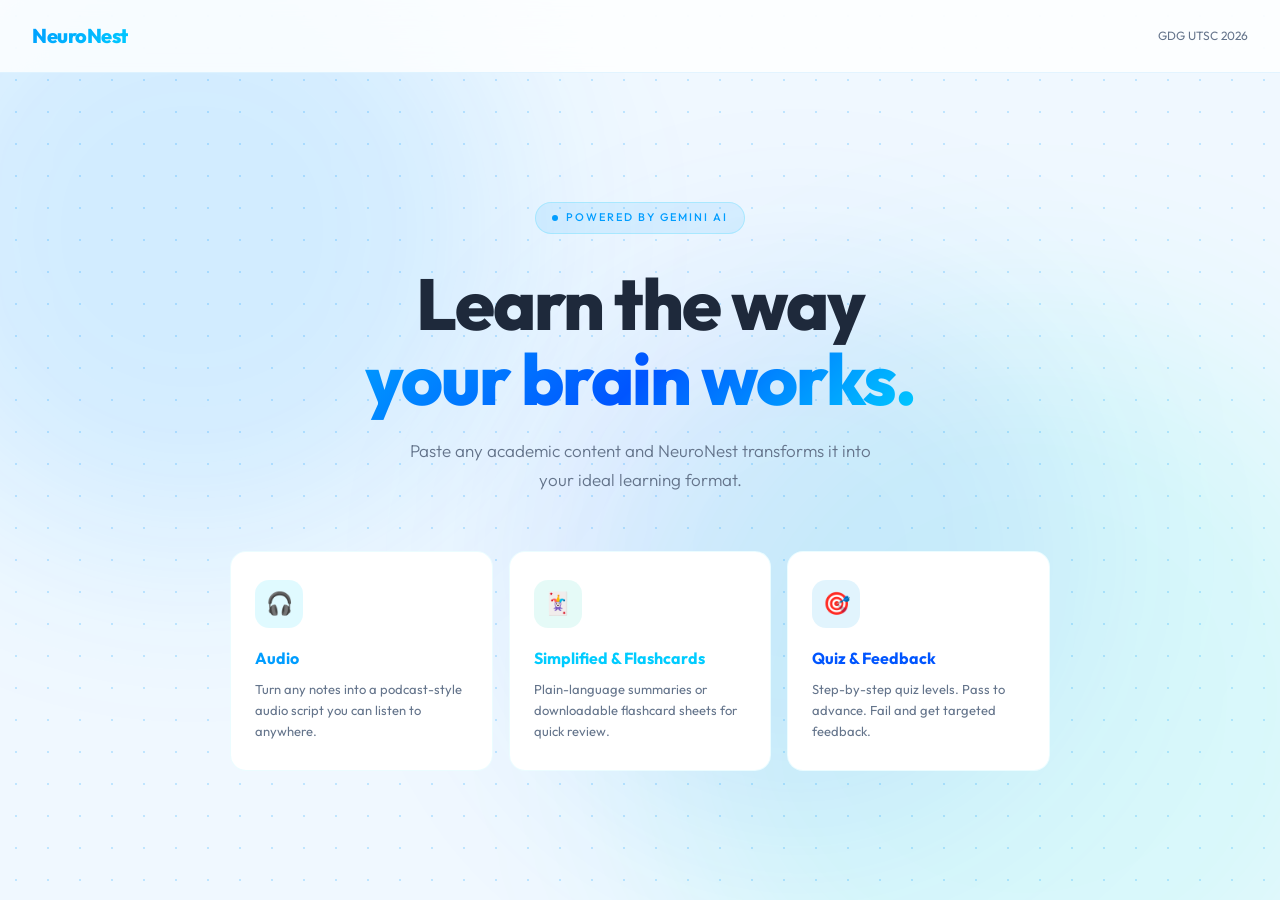
<file: index.html>
<!DOCTYPE html>
<html lang="en">

<head>
  <meta charset="UTF-8" />
  <meta name="viewport" content="width=device-width, initial-scale=1.0" />
  <title>NeuroNest — Adaptive Learning</title>
  <link
    href="https://fonts.googleapis.com/css2?family=Outfit:wght@300;400;500;600;700;800&family=DM+Mono:wght@400;500&display=swap"
    rel="stylesheet" />
  <link rel="stylesheet" href="style.css" />
</head>

<body>
  <div class="bg-grid"></div>
  <div class="bg-glow bg-glow-1"></div>
  <div class="bg-glow bg-glow-2"></div>
  <div class="bg-glow bg-glow-3"></div>
  <div id="app">
    <!-- SCREEN 1: HOME -->
    <div class="screen active" id="s-home">
      <div class="topbar">
        <div class="wordmark">NeuroNest</div>
        <div style="font-size:12px;color:var(--muted)">GDG UTSC 2026</div>
      </div>
      <div class="hero">
        <div class="hero-badge">Powered by Gemini AI</div>
        <h1>Learn the way<br /><span class="grad">your brain works.</span></h1>
        <p class="hero-sub">Paste any academic content and NeuroNest transforms it into your ideal learning format.</p>
        <div class="mode-grid">
          <div class="mode-card audio" onclick="goTo('s-audio')">
            <div class="mode-icon">🎧</div>
            <div class="mode-name">Audio</div>
            <div class="mode-desc">Turn any notes into a podcast-style audio script you can listen to anywhere.</div>
            <div class="mode-arrow">→</div>
          </div>
          <div class="mode-card cards" onclick="goTo('s-cards')">
            <div class="mode-icon">🃏</div>
            <div class="mode-name">Simplified & Flashcards</div>
            <div class="mode-desc">Plain-language summaries or downloadable flashcard sheets for quick review.</div>
            <div class="mode-arrow">→</div>
          </div>
          <div class="mode-card quiz" onclick="goTo('s-quiz')">
            <div class="mode-icon">🎯</div>
            <div class="mode-name">Quiz & Feedback</div>
            <div class="mode-desc">Step-by-step quiz levels. Pass to advance. Fail and get targeted feedback.</div>
            <div class="mode-arrow">→</div>
          </div>
        </div>
      </div>
    </div>

    <!-- SCREEN 2: AUDIO -->
    <div class="screen" id="s-audio">
      <div class="topbar">
        <div class="wordmark">NeuroNest</div>
        <button class="back-btn" onclick="goTo('s-home')">← Back</button>
      </div>
      <div class="page-hero">
        <span class="page-tag">🎧 Audio Mode</span>
        <div class="page-title">Listen to your notes</div>
        <div class="page-sub">Turn any content into a clear, spoken audio script.</div>
      </div>
      <div class="content">
        <div id="audio-input-choice">
          <div class="section-title">How do you want to provide your content?</div>
          <div class="input-options">
            <div class="input-opt" onclick="showAudioInput('text')">
              <span class="io-icon">📝</span>
              <div class="io-name">Type or Paste Text</div>
              <div class="io-desc">Paste notes, excerpts, or any text content</div>
            </div>
            <div class="input-opt" onclick="showAudioInput('audio')">
              <span class="io-icon">🎤</span>
              <div class="io-name">Upload Audio</div>
              <div class="io-desc">Upload a lecture recording — we'll transcribe it first</div>
            </div>
            <div class="input-opt" onclick="showAudioInput('image')">
              <span class="io-icon">🖼️</span>
              <div class="io-name">Upload Image</div>
              <div class="io-desc">Photo of handwritten notes or a textbook page — we'll read it</div>
            </div>
          </div>
        </div>
        <div id="audio-style-choice" style="display:none">
          <div class="section-title">What style of audio do you want?</div>
          <div class="choice-grid">
            <button class="choice-btn" onclick="selectAudioStyle('normal')">
              <span class="cb-icon">🗣️</span>
              <div class="cb-name">Normal</div>
              <div class="cb-desc">Clear, straightforward explanation — easy to follow</div>
            </button>
            <button class="choice-btn" onclick="selectAudioStyle('podcast')">
              <span class="cb-icon">🎙️</span>
              <div class="cb-name">Podcast</div>
              <div class="cb-desc">Engaging, conversational — like a real podcast episode</div>
            </button>
          </div>
          <div style="margin-top:12px">
            <button class="btn btn-outline btn-sm" onclick="hideEl('audio-style-choice');showEl('audio-input-choice')">← Change input</button>
          </div>
        </div>
        <div id="audio-text-input" style="display:none">
          <div class="card">
            <div class="card-head"><span class="card-icon">📝</span><span class="card-label">Your Notes</span></div>
            <div class="card-body">
              <textarea id="audio-text" placeholder="Paste your notes or academic content here…"
                oninput="countChars('audio-text','audio-char')"></textarea>
              <div class="char-row">
                <span class="char-count" id="audio-char">0 characters</span>
                <div style="display:flex;gap:8px">
                  <button class="btn btn-outline btn-sm"
                    onclick="showEl('audio-style-choice');hideEl('audio-text-input')">← Change</button>
                  <button class="btn btn-cyan btn-sm" onclick="processAudioText()">Generate Script →</button>
                </div>
              </div>
            </div>
          </div>
        </div>
        <div id="audio-upload-input" style="display:none">
          <div class="card">
            <div class="card-head"><span class="card-icon">🎤</span><span class="card-label">Upload Recording</span>
            </div>
            <div class="card-body">
              <div class="upload-zone" onclick="document.getElementById('audio-file').click()">
                <span class="uz-icon">🎵</span>
                <p><strong>Click to upload</strong> your lecture recording</p>
                <p style="margin-top:6px;font-size:11px">MP3, WAV, M4A supported</p>
                <input type="file" id="audio-file" accept="audio/*" onchange="handleAudioFile(this)" />
              </div>
              <div id="audio-transcribed" style="display:none;margin-top:16px">
                <div class="section-title">Transcribed text</div>
                <div class="transcript-box" id="audio-transcript-box"></div>
                <button class="btn btn-cyan btn-full" onclick="processAudioTranscript()">Continue with this transcript
                  →</button>
              </div>
              <div style="margin-top:12px">
                <button class="btn btn-outline btn-sm"
                  onclick="showEl('audio-style-choice');hideEl('audio-upload-input')">← Change</button>
              </div>
            </div>
          </div>
        </div>
        <div id="audio-image-input" style="display:none">
          <div class="card">
            <div class="card-head"><span class="card-icon">🖼️</span><span class="card-label">Upload Image</span></div>
            <div class="card-body">
              <div class="upload-zone" onclick="document.getElementById('audio-img-file').click()">
                <span class="uz-icon">🖼️</span>
                <p><strong>Click to upload</strong> a photo of your notes</p>
                <p style="margin-top:6px;font-size:11px">JPG, PNG, WEBP supported</p>
                <input type="file" id="audio-img-file" accept="image/*" onchange="handleAudioImageFile(this)" />
              </div>
              <div id="audio-image-extracted" style="display:none;margin-top:16px">
                <div class="section-title">Extracted text</div>
                <div class="transcript-box" id="audio-image-text-box"></div>
                <button class="btn btn-cyan btn-full" onclick="processAudioImageText()">Continue with this text →</button>
              </div>
              <div style="margin-top:12px">
                <button class="btn btn-outline btn-sm" onclick="showEl('audio-style-choice');hideEl('audio-image-input')">← Change</button>
              </div>
            </div>
          </div>
        </div>
        <div class="loading" id="audio-loading">
          <div class="loading-dots"><span></span><span></span><span></span></div>
          <p id="audio-loading-msg">Writing your audio script…</p>
        </div>
        <div id="audio-result" style="display:none">
          <div class="card">
            <div class="card-head"><span class="card-icon">▶️</span><span class="card-label">Your Audio Script</span>
            </div>
            <div class="card-body">
              <div style="background:var(--surface2);border-radius:var(--rs);padding:18px;margin-bottom:16px">
                <div id="waveform" style="display:flex;align-items:center;gap:3px;height:36px;margin-bottom:12px"></div>
                <div style="display:flex;align-items:center;gap:12px;width:100%">
                  <button id="play-btn" onclick="togglePlay()"
                    style="width:38px;height:38px;border-radius:50%;border:none;background:var(--cyan);color:#ffffff;font-size:14px;cursor:pointer;display:flex;align-items:center;justify-content:center;flex-shrink:0">▶</button>
                  <div style="font-size:12px;color:var(--muted)">
                    <div style="font-weight:600;color:var(--text);margin-bottom:2px">Audio Script Ready</div>
                    <div id="audio-duration">Podcast style</div>
                  </div>
                  <div style="margin-left:auto">
                    <select id="audio-speed" onchange="changeSpeed()"
                      style="background:var(--surface2);border:1.5px solid rgba(0,157,255,0.15);border-radius:var(--rs);color:var(--text);font-family:var(--font);font-size:12px;padding:4px 8px;outline:none;cursor:pointer">
                      <option value="0.8">0.8x Speed</option>
                      <option value="1" selected>1.0x Normal</option>
                      <option value="1.2">1.2x Fast</option>
                      <option value="1.5">1.5x Faster</option>
                    </select>
                  </div>
                </div>
              </div>
              <div class="simplified-content" id="audio-script-box"></div>
              <div class="btn-row">
                <button class="btn btn-outline" onclick="resetAudio()">← New content</button>
                <button class="btn btn-cyan" onclick="copyScript()">📋 Copy script</button>
                <button class="btn btn-cyan" onclick="downloadScript()">⬇ Download text</button>
                <button class="btn btn-cyan" id="download-audio-btn" onclick="downloadAudio()">🔊 Download MP3</button>
              </div>
            </div>
          </div>
        </div>
      </div>
    </div>

    <!-- SCREEN 3: SIMPLIFIED + FLASHCARDS -->
    <div class="screen" id="s-cards">
      <div class="topbar">
        <div class="wordmark">NeuroNest</div>
        <button class="back-btn" onclick="goTo('s-home')">← Back</button>
      </div>
      <div class="page-hero">
        <span class="page-tag">🃏 Simplified & Flashcards</span>
        <div class="page-title">Make it click</div>
        <div class="page-sub">Simplify complex content or turn it into downloadable flashcards.</div>
      </div>
      <div class="content">
        <div id="cards-input-area">
          <div class="card">
            <div class="card-head"><span class="card-icon">📄</span><span class="card-label">Your Content</span></div>
            <div class="card-body">
              <div class="image-upload-bar">
                <span>Have a photo of your notes?</span>
                <button class="img-upload-btn" onclick="document.getElementById('cards-img-file').click()">🖼️ <span id="cards-img-lbl">Upload Image</span></button>
                <input type="file" id="cards-img-file" accept="image/*" style="display:none" onchange="fillFromImage(this,'cards-text','cards-char','cards-img-lbl')">
              </div>
              <textarea id="cards-text" placeholder="Paste your notes, textbook excerpt, or any academic content…"
                oninput="countChars('cards-text','cards-char')"></textarea>
              <div class="char-row"><span class="char-count" id="cards-char">0 characters</span></div>
            </div>
          </div>
          <div class="section-title">What do you want?</div>
          <div class="choice-grid">
            <button class="choice-btn" onclick="processCards('simplify')">
              <span class="cb-icon">🔍</span>
              <div class="cb-name">Simplify it</div>
              <div class="cb-desc">Plain-language rewrite that keeps all technical accuracy</div>
            </button>
            <button class="choice-btn" onclick="processCards('flashcards')">
              <span class="cb-icon">🃏</span>
              <div class="cb-name">Make Flashcards</div>
              <div class="cb-desc">Key terms + definitions, downloadable as an image</div>
            </button>
            <button class="choice-btn" onclick="processCards('explain')">
              <span class="cb-icon">💡</span>
              <div class="cb-name">Explain it to me</div>
              <div class="cb-desc">Step-by-step breakdown with real-world analogies</div>
            </button>
            <button class="choice-btn" onclick="processCards('both')">
              <span class="cb-icon">⚡</span>
              <div class="cb-name">All of the above</div>
              <div class="cb-desc">Simplified text + flashcards in one go</div>
            </button>
          </div>
          <div class="err" id="cards-err"></div>
        </div>
        <div class="loading" id="cards-loading">
          <div class="loading-dots"><span></span><span></span><span></span></div>
          <p id="cards-loading-msg">Processing your content…</p>
        </div>
        <div id="cards-simplified-result" style="display:none">
          <div class="card">
            <div class="card-head"><span class="card-icon">🔍</span><span class="card-label">Simplified Content</span>
            </div>
            <div class="card-body">
              <div class="simplified-content" id="simplified-text-box"></div>
              <div class="btn-row">
                <button class="btn btn-outline" onclick="resetCards()">← New content</button>
                <button class="btn btn-teal" onclick="copySimplified()">📋 Copy text</button>
              </div>
            </div>
          </div>
        </div>
        <div id="cards-flashcards-result" style="display:none">
          <div class="section-title">Your Flashcards</div>
          <div class="flashcard-grid" id="flashcard-grid"></div>
          <div class="btn-row">
            <button class="btn btn-outline" onclick="resetCards()">← New content</button>
            <button class="btn btn-teal" onclick="downloadFlashcards()">⬇ Download as Image</button>
          </div>
        </div>
      </div>
    </div>

    <!-- SCREEN 4: QUIZ -->
    <div class="screen" id="s-quiz">
      <div class="topbar">
        <div class="wordmark">NeuroNest</div>
        <button class="back-btn" onclick="goTo('s-home')">← Back</button>
      </div>
      <div class="page-hero">
        <span class="page-tag">🎯 Quiz & Feedback</span>
        <div class="page-title">Level up your knowledge</div>
        <div class="page-sub">3 progressive levels. Pass to advance, fail and get revision feedback.</div>
      </div>
      <div class="content">
        <div id="quiz-input-area">
          <div class="card">
            <div class="card-head"><span class="card-icon">📄</span><span class="card-label">Your Study Material</span>
            </div>
            <div class="card-body">
              <div class="image-upload-bar">
                <span>Have a photo of your notes?</span>
                <button class="img-upload-btn" onclick="document.getElementById('quiz-img-file').click()">🖼️ <span id="quiz-img-lbl">Upload Image</span></button>
                <input type="file" id="quiz-img-file" accept="image/*" style="display:none" onchange="fillFromImage(this,'quiz-text','quiz-char','quiz-img-lbl')">
              </div>
              <textarea id="quiz-text" placeholder="Paste your notes or study material to generate a 3-level quiz…"
                oninput="countChars('quiz-text','quiz-char')"></textarea>
              <div class="char-row">
                <span class="char-count" id="quiz-char">0 characters</span>
                <button class="btn btn-cyan btn-sm" onclick="generateQuiz()">Generate Quiz →</button>
              </div>
              <div class="err" id="quiz-err"></div>
            </div>
          </div>
          <div class="hint">Level 1 = basic recall &nbsp;·&nbsp; Level 2 = understanding &nbsp;·&nbsp; Level 3 =
            application. Pass each level to unlock the next.</div>
        </div>
        <div class="loading" id="quiz-loading">
          <div class="loading-dots"><span></span><span></span><span></span></div>
          <p>Building your quiz levels…</p>
        </div>
        <div id="quiz-game" style="display:none">
          <div class="quiz-progress">
            <div class="qp-top">
              <span class="qp-label" id="quiz-level-label">Level 1</span>
              <span class="qp-score" id="quiz-score-label">0 / 0</span>
            </div>
            <div class="qp-bar">
              <div class="qp-fill" id="quiz-progress-fill" style="width:0%"></div>
            </div>
          </div>
          <div id="quiz-question-area"></div>
        </div>
        <div id="quiz-level-result" style="display:none">
          <div class="result-box">
            <span class="result-emoji" id="quiz-result-emoji">🎉</span>
            <div class="result-title" id="quiz-result-title">Level Complete!</div>
            <div class="result-sub" id="quiz-result-sub"></div>
            <div class="result-score" id="quiz-result-score"></div>
            <div style="display:flex;gap:12px;justify-content:center;flex-wrap:wrap;margin-top:8px">
              <button class="btn btn-outline" id="quiz-simplify-btn" onclick="goToSimplified()" style="display:none">📚
                Study Simplified Notes</button>
              <button class="btn btn-outline" id="quiz-retry-btn" onclick="retryLevel()" style="display:none">↩ Generate
                & Retry</button>
              <button class="btn btn-cyan" id="quiz-next-btn" onclick="nextLevel()">Next Level →</button>
            </div>
          </div>
          <div id="quiz-feedback-card" style="display:none">
            <div class="card" style="margin-top:16px">
              <div class="card-head"><span class="card-icon">📚</span><span class="card-label">What to revise</span>
              </div>
              <div class="card-body">
                <div class="simplified-content" id="quiz-feedback-text" style="max-height:none"></div>
              </div>
            </div>
          </div>
        </div>
        <div id="quiz-final" style="display:none">
          <div class="result-box">
            <span class="result-emoji">🏆</span>
            <div class="result-title pass">Quiz Complete!</div>
            <div class="result-sub">You made it through all 3 levels.</div>
            <div class="result-score" id="quiz-final-score"></div>
            <button class="btn btn-cyan" onclick="resetQuiz()">🔄 Try new content</button>
          </div>
        </div>
      </div>
    </div>

  </div>
  <script src="config.js"></script>
  <script src="app.js"></script>
</body>

</html>
</file>
<file: style.css>
*,*::before,*::after{box-sizing:border-box;margin:0;padding:0}
:root{
  --bg:#f0f8ff;--bg2:#e6f2fb;--surface:#ffffff;--surface2:#f8fbfe;
  --cyan:#009dff;--cyan-dim:rgba(0,157,255,0.10);--cyan-glow:rgba(0,157,255,0.25);
  --blue:#0055ff;--teal:#00ccff;--teal-dim:rgba(0,204,255,0.10);
  --text:#1e293b;--muted:#64748b;--muted2:#94a3b8;
  --green:#059669;--green-dim:rgba(5,150,105,0.12);
  --red:#dc2626;--red-dim:rgba(220,38,38,0.12);
  --font:'Outfit',sans-serif;--mono:'DM Mono',monospace;
  --r:16px;--rs:10px;
}
html{scroll-behavior:smooth}
body{background:var(--bg);color:var(--text);font-family:var(--font);font-size:15px;line-height:1.6;min-height:100vh;overflow-x:hidden}

/* Background */
.bg-grid{position:fixed;inset:0;z-index:0;background-image:radial-gradient(rgba(0,157,255,0.2) 1.5px,transparent 1.5px);background-size:32px 32px;pointer-events:none}
.bg-glow{position:fixed;z-index:0;pointer-events:none;border-radius:50%;filter:blur(90px);mix-blend-mode:multiply;opacity:0.8;animation:floatBlob 25s infinite alternate ease-in-out}
.bg-glow-1{width:50vw;height:50vw;background:rgba(0,157,255,0.15);top:-10%;left:-10%}
.bg-glow-2{width:60vw;height:60vw;background:rgba(0,255,204,0.12);bottom:-20%;right:-10%;animation-duration:30s;animation-delay:-5s}
.bg-glow-3{width:45vw;height:45vw;background:rgba(0,85,255,0.1);top:30%;left:40%;animation-duration:22s;animation-delay:-12s}
@keyframes floatBlob{
  0%{transform:translate(0,0) scale(1)}
  33%{transform:translate(8vw,8vh) scale(1.15)}
  66%{transform:translate(-5vw,12vh) scale(0.9)}
  100%{transform:translate(-10vw,-5vh) scale(1.05)}
}

/* Layout */
#app{position:relative;z-index:1;min-height:100vh}
.screen{display:none;min-height:100vh;animation:fadeIn .4s ease;flex-direction:column}
.screen.active{display:flex}
@keyframes fadeIn{from{opacity:0;transform:translateY(12px)}to{opacity:1;transform:none}}

/* Topbar */
.topbar{display:flex;align-items:center;justify-content:space-between;padding:20px 32px;border-bottom:1px solid rgba(0,157,255,0.1);backdrop-filter:blur(20px);background:rgba(255,255,255,0.8);position:sticky;top:0;z-index:100}
.wordmark{font-weight:800;font-size:20px;letter-spacing:-0.5px;background:linear-gradient(135deg,var(--cyan),var(--teal));-webkit-background-clip:text;-webkit-text-fill-color:transparent}
.back-btn{display:flex;align-items:center;gap:6px;font-size:13px;color:var(--muted);cursor:pointer;border:none;background:none;padding:6px 0;transition:color .2s;font-family:var(--font)}
.back-btn:hover{color:var(--cyan)}

/* Hero */
.hero{flex:1;display:flex;flex-direction:column;align-items:center;justify-content:center;padding:60px 24px;text-align:center}
.hero-badge{display:inline-flex;align-items:center;gap:8px;font-size:11px;font-weight:500;letter-spacing:2px;text-transform:uppercase;color:var(--cyan);background:var(--cyan-dim);border:1px solid rgba(0,212,255,0.2);padding:6px 16px;border-radius:20px;margin-bottom:32px}
.hero-badge::before{content:'';width:6px;height:6px;border-radius:50%;background:var(--cyan);animation:pulse 2s infinite}
@keyframes pulse{0%,100%{opacity:1}50%{opacity:.3}}
.hero h1{font-size:clamp(42px,7vw,72px);font-weight:800;letter-spacing:-2px;line-height:1.05;margin-bottom:20px}
.hero h1 .grad{background:linear-gradient(135deg,var(--cyan) 0%,var(--blue) 50%,var(--teal) 100%);-webkit-background-clip:text;-webkit-text-fill-color:transparent}
.hero-sub{font-size:17px;color:var(--muted);max-width:480px;margin:0 auto 56px;font-weight:300;line-height:1.7}

/* Mode cards */
.mode-grid{display:grid;grid-template-columns:repeat(3,1fr);gap:16px;max-width:820px;width:100%}
.mode-card{background:var(--surface);border:1.5px solid rgba(0,212,255,0.08);border-radius:var(--r);padding:28px 24px;cursor:pointer;transition:all .3s;position:relative;overflow:hidden;text-align:left}
.mode-card::before{content:'';position:absolute;inset:0;opacity:0;transition:opacity .3s}
.mode-card.audio::before{background:linear-gradient(135deg,rgba(0,212,255,0.07),transparent)}
.mode-card.cards::before{background:linear-gradient(135deg,rgba(45,212,191,0.07),transparent)}
.mode-card.quiz::before{background:linear-gradient(135deg,rgba(14,165,233,0.07),transparent)}
.mode-card:hover{transform:translateY(-4px);border-color:rgba(0,212,255,0.25)}
.mode-card:hover::before{opacity:1}
.mode-icon{width:48px;height:48px;border-radius:14px;display:flex;align-items:center;justify-content:center;font-size:22px;margin-bottom:18px}
.mode-card.audio .mode-icon{background:rgba(0,212,255,0.12)}
.mode-card.cards .mode-icon{background:rgba(45,212,191,0.12)}
.mode-card.quiz  .mode-icon{background:rgba(14,165,233,0.12)}
.mode-name{font-weight:700;font-size:16px;margin-bottom:8px}
.mode-card.audio .mode-name{color:var(--cyan)}
.mode-card.cards .mode-name{color:var(--teal)}
.mode-card.quiz  .mode-name{color:var(--blue)}
.mode-desc{font-size:13px;color:var(--muted);line-height:1.6}
.mode-arrow{position:absolute;right:20px;bottom:20px;font-size:18px;opacity:0;transition:all .3s;transform:translateX(-6px)}
.mode-card:hover .mode-arrow{opacity:1;transform:translateX(0)}

/* Page headers */
.page-hero{padding:48px 32px 32px;max-width:760px;margin:0 auto;width:100%}
.page-tag{font-size:11px;font-weight:500;letter-spacing:2px;text-transform:uppercase;color:var(--cyan);margin-bottom:12px;display:block}
.page-title{font-size:clamp(26px,4vw,38px);font-weight:800;letter-spacing:-1px;margin-bottom:10px}
.page-sub{font-size:15px;color:var(--muted);font-weight:300}
.content{max-width:760px;margin:0 auto;padding:0 32px 80px;width:100%;flex:1}

/* Cards */
.card{background:var(--surface);border:1.5px solid rgba(0,212,255,0.08);border-radius:var(--r);margin-bottom:16px;overflow:hidden;animation:fadeIn .3s ease}
.card-head{display:flex;align-items:center;gap:12px;padding:16px 20px;border-bottom:1px solid rgba(0,212,255,0.06)}
.card-icon{font-size:18px}
.card-label{font-weight:600;font-size:14px;background:linear-gradient(135deg,var(--cyan),var(--teal));-webkit-background-clip:text;-webkit-text-fill-color:transparent}
.card-body{padding:20px}

/* Input options */
.input-options{display:grid;grid-template-columns:repeat(auto-fit,minmax(140px,1fr));gap:12px}
.input-opt{background:var(--surface2);border:1.5px solid rgba(0,212,255,0.1);border-radius:var(--r);padding:24px 20px;cursor:pointer;transition:all .25s;text-align:center}
.input-opt:hover{border-color:var(--cyan);background:var(--cyan-dim);transform:translateY(-2px)}
.io-icon{font-size:28px;margin-bottom:12px;display:block}
.io-name{font-weight:600;font-size:15px;color:var(--cyan);margin-bottom:4px}
.io-desc{font-size:12px;color:var(--muted)}

/* API key banner */
.api-key-banner{position:sticky;top:65px;z-index:90;display:none;align-items:center;gap:8px;padding:10px 24px;background:rgba(255,255,255,0.85);border-bottom:1px solid rgba(0,157,255,0.15);backdrop-filter:blur(20px)}
.api-key-banner input{max-width:380px}
.api-key-status{font-size:12px;color:var(--muted);margin-left:8px}
.api-key-status.ok{color:var(--green)}
.api-key-status.failed{color:var(--red)}

/* Form elements */
textarea,input[type=text]{width:100%;background:var(--surface2);border:1.5px solid rgba(0,212,255,0.1);border-radius:var(--rs);color:var(--text);font-family:var(--font);font-size:14px;padding:14px 16px;outline:none;transition:border-color .2s;resize:none}
textarea:focus,input[type=text]:focus{border-color:var(--cyan)}
textarea::placeholder,input[type=text]::placeholder{color:var(--muted2)}
textarea{min-height:160px;line-height:1.7}

/* Buttons */
.btn{padding:12px 24px;border:none;border-radius:var(--rs);font-family:var(--font);font-weight:600;font-size:14px;cursor:pointer;transition:all .2s;display:inline-flex;align-items:center;gap:8px}
.btn-cyan{background:linear-gradient(135deg,var(--cyan),var(--blue));color:#ffffff}
.btn-cyan:hover{transform:translateY(-1px);box-shadow:0 6px 24px rgba(0,157,255,.3)}
.btn-cyan:disabled{opacity:.4;cursor:not-allowed;transform:none;box-shadow:none}
.btn-teal{background:linear-gradient(135deg,var(--teal),var(--blue));color:#ffffff}
.btn-teal:hover{transform:translateY(-1px);box-shadow:0 6px 24px rgba(45,212,191,.3)}
.btn-outline{background:none;border:1.5px solid rgba(0,212,255,0.2);color:var(--muted)}
.btn-outline:hover{border-color:var(--cyan);color:var(--cyan)}
.btn-full{width:100%;justify-content:center;padding:14px;font-size:15px}
.btn-sm{padding:8px 16px;font-size:13px}
.btn-row{display:flex;gap:10px;margin-top:14px;flex-wrap:wrap}

/* Choice buttons */
.choice-grid{display:grid;grid-template-columns:1fr 1fr;gap:12px;margin-bottom:16px}
.choice-btn{background:var(--surface2);border:1.5px solid rgba(0,212,255,0.1);border-radius:var(--r);padding:20px;cursor:pointer;transition:all .25s;text-align:left;color:var(--text);font-family:var(--font)}
.choice-btn:hover{border-color:var(--cyan);background:var(--cyan-dim)}
.cb-icon{font-size:22px;margin-bottom:10px;display:block}
.cb-name{font-weight:600;font-size:14px;color:var(--cyan);margin-bottom:4px}
.cb-desc{font-size:12px;color:var(--muted);line-height:1.5}

/* Upload zone */
.upload-zone{border:2px dashed rgba(0,212,255,0.2);border-radius:var(--r);padding:40px 20px;text-align:center;cursor:pointer;transition:all .2s}
.upload-zone:hover{border-color:var(--cyan);background:var(--cyan-dim)}
.uz-icon{font-size:36px;margin-bottom:12px;display:block}
.upload-zone p{font-size:13px;color:var(--muted)}
input[type=file]{display:none}
.image-upload-bar{display:flex;align-items:center;justify-content:space-between;gap:10px;padding:8px 0;margin-bottom:10px;border-bottom:1px solid rgba(0,157,255,0.08);font-size:12px;color:var(--muted)}
.img-upload-btn{display:inline-flex;align-items:center;gap:5px;font-size:12px;color:var(--cyan);background:var(--cyan-dim);border:1px solid rgba(0,157,255,0.2);border-radius:var(--rs);padding:5px 12px;cursor:pointer;transition:all .2s;font-family:var(--font);white-space:nowrap}
.img-upload-btn:hover{background:rgba(0,157,255,0.18)}

/* Transcript */
.transcript-box{background:var(--surface2);border:1px solid rgba(0,212,255,0.1);border-radius:var(--rs);padding:16px;font-size:13px;color:var(--muted);line-height:1.75;max-height:200px;overflow-y:auto;margin-bottom:14px}

/* Loading */
.loading{display:none;text-align:center;padding:60px 20px}
.loading.show{display:block}
.loading-dots{display:flex;justify-content:center;gap:8px;margin-bottom:16px}
.loading-dots span{width:9px;height:9px;border-radius:50%;background:var(--cyan);animation:ldots 1.1s ease-in-out infinite}
.loading-dots span:nth-child(2){animation-delay:.15s}
.loading-dots span:nth-child(3){animation-delay:.3s}
@keyframes ldots{0%,80%,100%{transform:translateY(0);opacity:.3}40%{transform:translateY(-12px);opacity:1}}
.loading p{font-size:13px;color:var(--muted)}

/* Flashcards */
.flashcard-grid{display:grid;grid-template-columns:repeat(auto-fill,minmax(240px,1fr));gap:16px;margin-bottom:20px}
.flashcard{perspective:1000px;background:transparent;border:none;min-height:160px;padding:0}
.flashcard-inner{display:grid;width:100%;height:100%;transition:transform 0.6s;transform-style:preserve-3d;cursor:pointer}
.flashcard.flipped .flashcard-inner{transform:rotateY(180deg)}
.flashcard-front,.flashcard-back{grid-area:1/1;backface-visibility:hidden;background:var(--surface);border:1.5px solid rgba(0,212,255,0.1);border-radius:var(--r);padding:24px;display:flex;flex-direction:column}
.flashcard-front:hover{border-color:rgba(0,212,255,0.3);transform:translateY(-3px);transition:all .3s}
.flashcard-back{transform:rotateY(180deg);background:var(--surface2);border-color:rgba(45,212,191,0.2)}
.fc-num{font-size:11px;font-weight:600;letter-spacing:1.5px;text-transform:uppercase;color:var(--cyan);margin-bottom:10px}
.fc-term{font-weight:700;font-size:16px;margin-bottom:8px}
.fc-def{font-size:13px;color:var(--muted);line-height:1.6;flex:1}
.fc-tag{display:inline-block;font-size:10px;letter-spacing:1px;text-transform:uppercase;color:var(--teal);background:var(--teal-dim);border-radius:6px;padding:3px 8px;margin-top:10px;align-self:flex-start}
.fc-dl-btn{margin-top:auto;align-self:flex-end;background:var(--teal-dim);color:var(--teal);border:1px solid rgba(45,212,191,0.2);border-radius:var(--rs);padding:6px 12px;font-size:12px;cursor:pointer;font-weight:600;font-family:var(--font);transition:all .2s}
.fc-dl-btn:hover{background:rgba(45,212,191,0.2);transform:translateY(-1px)}

/* Simplified content */
.simplified-content{background:var(--surface2);border:1px solid rgba(0,212,255,0.08);border-radius:var(--rs);padding:24px;font-size:14px;line-height:1.85;color:var(--text);margin-bottom:16px;max-height:400px;overflow-y:auto}
.simplified-content p{margin-bottom:14px}
.simplified-content p:last-child{margin-bottom:0}

/* Quiz */
.quiz-progress{margin-bottom:24px}
.qp-top{display:flex;justify-content:space-between;align-items:center;margin-bottom:10px}
.qp-label{font-size:12px;color:var(--muted);font-weight:500;letter-spacing:1px;text-transform:uppercase}
.qp-score{font-weight:700;font-size:18px;color:var(--cyan)}
.qp-bar{height:5px;background:var(--surface2);border-radius:3px;overflow:hidden}
.qp-fill{height:100%;background:linear-gradient(90deg,var(--cyan),var(--teal));border-radius:3px;transition:width .5s ease}
.quiz-card{background:var(--surface);border:1.5px solid rgba(0,212,255,0.1);border-radius:var(--r);padding:28px;margin-bottom:16px}
.q-level{font-size:11px;letter-spacing:2px;text-transform:uppercase;color:var(--cyan);margin-bottom:16px;display:flex;align-items:center;gap:8px}
.q-level::after{content:'';flex:1;height:1px;background:rgba(0,212,255,0.1)}
.q-text{font-size:18px;font-weight:600;margin-bottom:24px;line-height:1.4}
.q-opts{display:flex;flex-direction:column;gap:10px}
.q-opt{padding:14px 18px;border-radius:var(--rs);border:1.5px solid rgba(0,212,255,0.1);background:var(--surface2);color:var(--text);font-family:var(--font);font-size:14px;text-align:left;cursor:pointer;transition:all .2s;display:flex;align-items:center;gap:12px}
.q-opt:hover:not(:disabled){border-color:var(--cyan);background:var(--cyan-dim)}
.q-opt.correct{border-color:var(--green)!important;background:var(--green-dim)!important;color:var(--green)!important}
.q-opt.wrong{border-color:var(--red)!important;background:var(--red-dim)!important;color:var(--red)!important}
.q-opt:disabled{cursor:default}
.opt-letter{width:28px;height:28px;border-radius:50%;background:rgba(0,212,255,0.1);color:var(--cyan);font-weight:700;font-size:12px;display:flex;align-items:center;justify-content:center;flex-shrink:0}
.q-feedback{margin-top:16px;padding:14px 18px;border-radius:var(--rs);font-size:13px;line-height:1.6;display:none}
.q-feedback.show{display:block;animation:fadeIn .2s ease}
.q-feedback.pass{background:var(--green-dim);border-left:3px solid var(--green);color:var(--green)}
.q-feedback.fail{background:var(--red-dim);border-left:3px solid var(--red);color:var(--red)}

/* Results */
.result-box{background:var(--surface);border:1.5px solid rgba(0,212,255,0.12);border-radius:var(--r);padding:40px;text-align:center;margin-bottom:20px}
.result-emoji{font-size:52px;margin-bottom:16px;display:block}
.result-title{font-size:28px;font-weight:800;letter-spacing:-1px;margin-bottom:8px}
.result-title.pass{color:var(--green)}
.result-title.fail{color:var(--red)}
.result-sub{font-size:15px;color:var(--muted);margin-bottom:24px}
.result-score{display:inline-block;font-size:48px;font-weight:800;background:linear-gradient(135deg,var(--cyan),var(--teal));-webkit-background-clip:text;-webkit-text-fill-color:transparent;margin-bottom:24px}

/* Misc */
.section-title{font-size:12px;font-weight:600;letter-spacing:2px;text-transform:uppercase;color:var(--muted);margin-bottom:14px}
.hint{font-size:13px;color:var(--muted);line-height:1.6;margin-bottom:16px}
.hint a{color:var(--cyan);text-decoration:none}
.err{background:var(--red-dim);border:1px solid rgba(248,113,113,.3);border-radius:var(--rs);padding:12px 16px;font-size:13px;color:var(--red);margin-top:12px;display:none}
.err.show{display:block}
.char-row{display:flex;justify-content:space-between;align-items:center;margin-top:10px}
.char-count{font-size:12px;color:var(--muted2)}

::-webkit-scrollbar{width:4px}
::-webkit-scrollbar-thumb{background:rgba(0,212,255,0.15);border-radius:2px}

@media(max-width:640px){
  .mode-grid{grid-template-columns:1fr}
  .input-options,.choice-grid{grid-template-columns:1fr}
  .topbar{padding:16px 20px}
  .content{padding:0 20px 60px}
  .page-hero{padding:32px 20px 20px}
}
</file>
